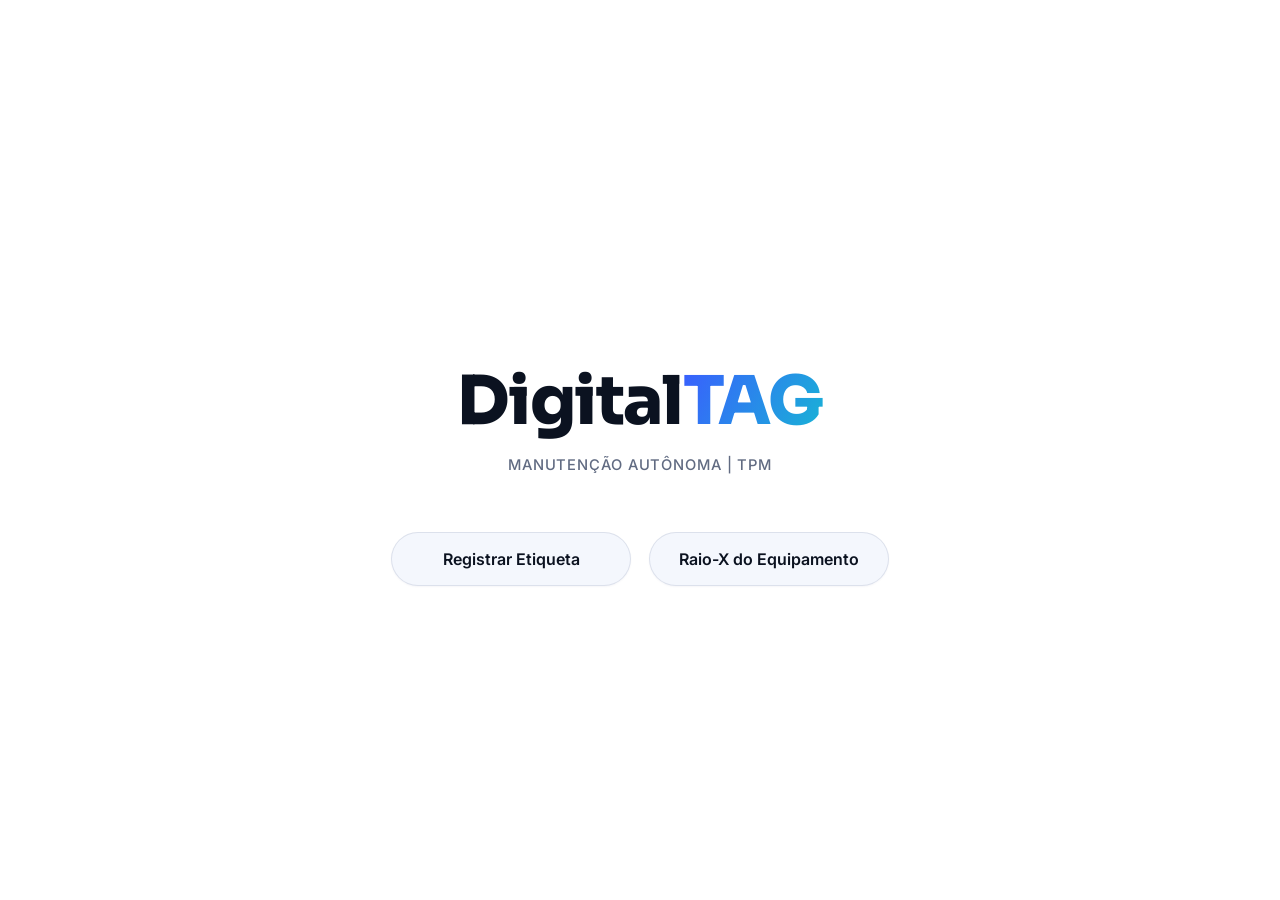
<file: index.html>
<!DOCTYPE html>
<html lang="pt-br">

<head>
    <meta charset="UTF-8">
    <meta name="viewport" content="width=device-width, initial-scale=1.0">

    <link rel="stylesheet" href="style.css">

    <title>RHI MAGNESITA - DigitalTAG</title>
</head>

<body>

    <nav class="logo">
        <img src="imgs/logo.png" alt="RHI Magnesita">
    </nav>

    <div class="centro">

        <div class="texto">
            <h1>Digital<span>TAG</span></h1>

            <h2>MANUTENÇÃO AUTÔNOMA | TPM</h2>
        </div>

        <div class="botao-inicio">

           <a href="tipoEtiqueta.html" id="btnRegistrar" class="botao">

Registrar Etiqueta

</a>

            <a href="Erro 404.html" class="botao">
                Raio-X do Equipamento
            </a>

        </div>

    </div>

</body>
<script>
document.getElementById("btnRegistrar").href =
"tipoEtiqueta.html" + window.location.search;
</script>

</html>
</file>
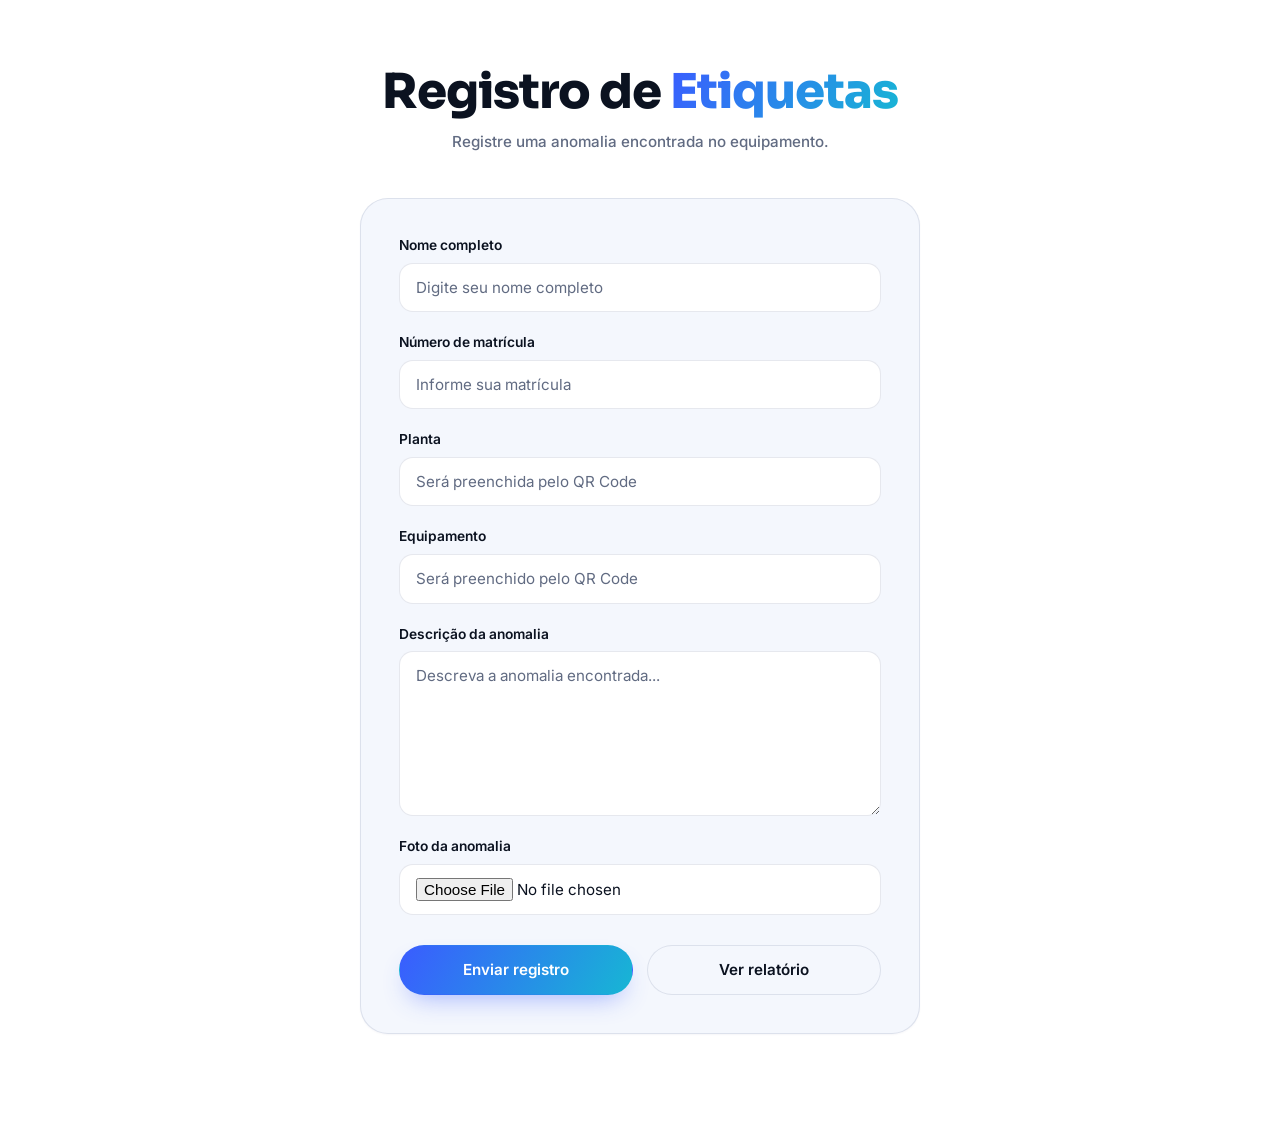
<file: formulario.html>
<!DOCTYPE html>
<html lang="pt-br">

<head>

    <meta charset="UTF-8">

    <meta name="viewport" content="width=device-width, initial-scale=1.0">

    <link rel="stylesheet" href="style.css">

    <title>RHI MAGNESITA | Registro de Etiquetas</title>

</head>


<body>

    <main class="container">


        <!-- ==========================================
             CABEÇALHO
        =========================================== -->

        <header class="titulo-formulario">

            <h1>
                Registro de
                <span>Etiquetas</span>
            </h1>

            <p>
                Registre uma anomalia encontrada no equipamento.
            </p>

        </header>



        <!-- ==========================================
             FORMULÁRIO
        =========================================== -->

        <form class="form" id="formEtiqueta">


            <!-- ==========================================
                 NOME
            =========================================== -->

            <div class="campo">

                <label for="nome">
                    Nome completo
                </label>

                <input
                    type="text"
                    id="nome"
                    name="nome"
                    placeholder="Digite seu nome completo"
                    required
                >

            </div>



            <!-- ==========================================
                 MATRÍCULA
            =========================================== -->

            <div class="campo">

                <label for="matricula">
                    Número de matrícula
                </label>

                <input
                    type="text"
                    id="matricula"
                    name="matricula"
                    placeholder="Informe sua matrícula"
                    inputmode="numeric"
                    pattern="[0-9]+"
                    required
                >

            </div>



            <!-- ==========================================
                 PLANTA
            =========================================== -->

            <div class="campo">

                <label for="planta">
                    Planta
                </label>

                <input
                    type="text"
                    id="planta"
                    name="planta"
                    placeholder="Será preenchida pelo QR Code"
                    readonly
                    required
                >

            </div>



            <!-- ==========================================
                 EQUIPAMENTO
            =========================================== -->

            <div class="campo">

                <label for="equipamento">
                    Equipamento
                </label>

                <input
                    type="text"
                    id="equipamento"
                    name="equipamento"
                    placeholder="Será preenchido pelo QR Code"
                    readonly
                    required
                >

            </div>



            <!-- ==========================================
                 DESCRIÇÃO
            =========================================== -->

            <div class="campo">

                <label for="descricao">
                    Descrição da anomalia
                </label>

                <textarea
                    id="descricao"
                    name="descricao"
                    rows="6"
                    placeholder="Descreva a anomalia encontrada..."
                    required
                ></textarea>

            </div>



            <!-- ==========================================
                 FOTO
            =========================================== -->

            <div class="campo">

                <label for="foto">
                    Foto da anomalia
                </label>

                <input
                    type="file"
                    id="foto"
                    name="foto"
                    accept="image/*"
                >

            </div>



            <!-- ==========================================
                 AÇÕES
            =========================================== -->

            <div class="acoes">

                <button
                    type="submit"
                    class="btn-enviar"
                >
                    Enviar registro
                </button>


                <a
                    href="relatorio.html"
                    class="btn-relatorio"
                >
                    Ver relatório
                </a>

            </div>


        </form>

    </main>



    <script src="script.js"></script>

</body>

</html>
</file>
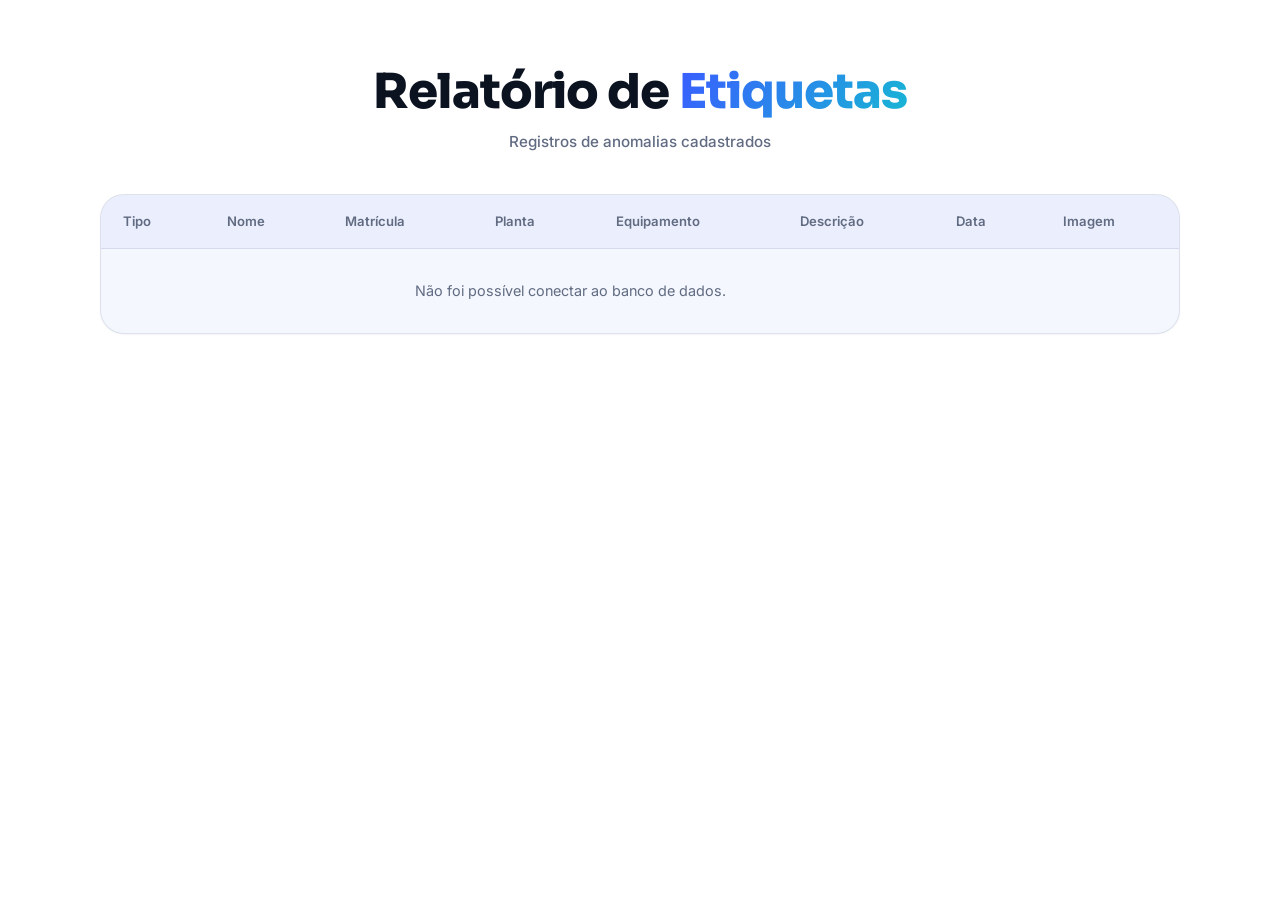
<file: relatorio.html>
<!DOCTYPE html>
<html lang="pt-br">

<head>
    <meta charset="UTF-8">
    <meta name="viewport" content="width=device-width, initial-scale=1.0">

    <link rel="stylesheet" href="style.css">

    <title>RHI MAGNESITA | Relatório de Etiquetas</title>
</head>

<body>

    <main class="container-relatorio">

        <header class="titulo-relatorio">
            <h1>
                Relatório de
                <span>Etiquetas</span>
            </h1>

            <p>
                Registros de anomalias cadastrados
            </p>
        </header>


        <section class="tabela-container">

            <table>

                <thead>
                    <tr>
                        <th>Tipo</th>
                        <th>Nome</th>
                        <th>Matrícula</th>
                        <th>Planta</th>
                        <th>Equipamento</th>
                        <th>Descrição</th>
                        <th>Data</th>
                        <th>Imagem</th>
                    </tr>
                </thead>

                <tbody id="tabelaRegistros">

                    <tr>
                        <td colspan="7">
                            Carregando registros...
                        </td>
                    </tr>

                </tbody>

            </table>

        </section>

    </main>


    <script src="relatorio.js"></script>

</body>

</html>
</file>
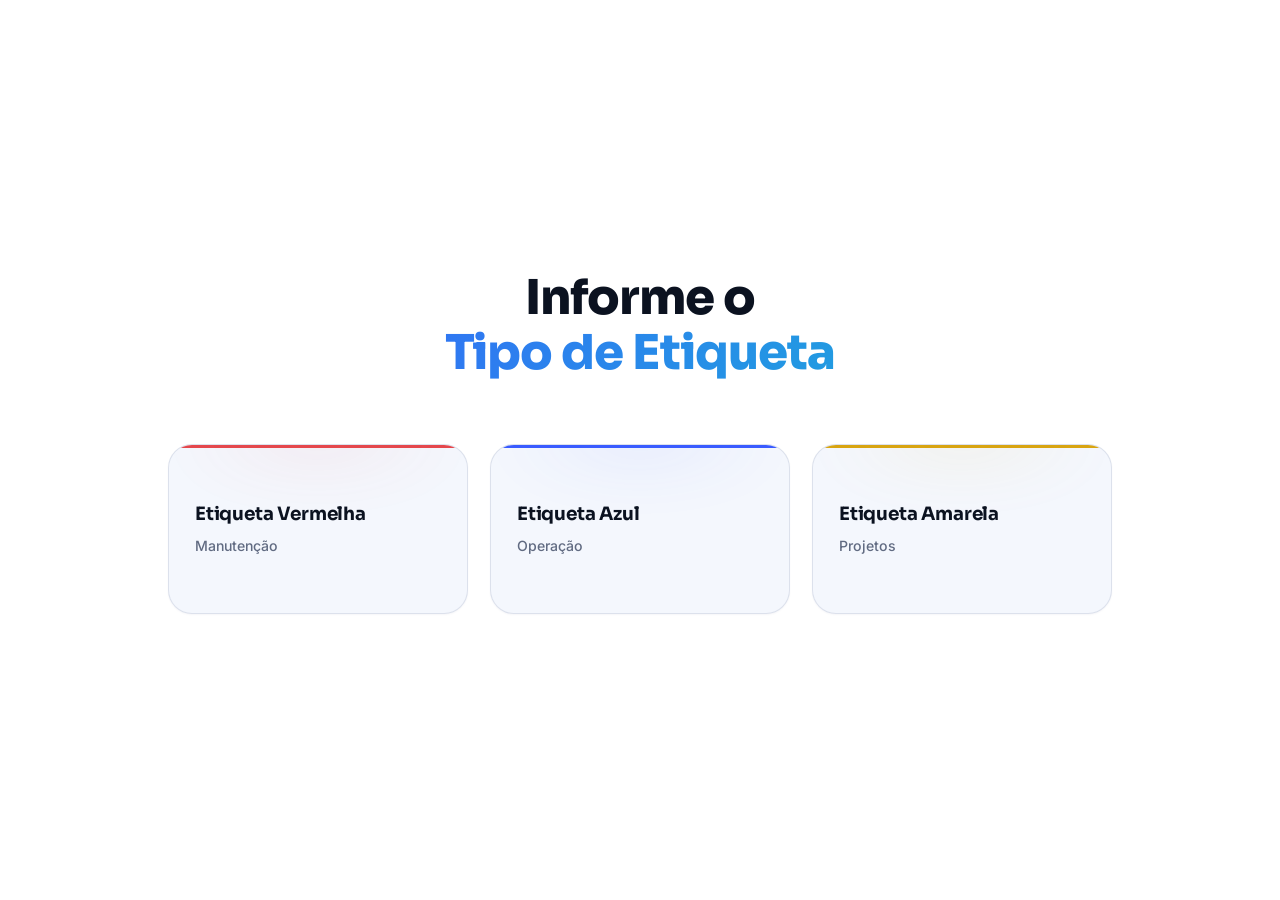
<file: tipoEtiqueta.html>
<!DOCTYPE html>
<html lang="pt-br">

<head>
    <meta charset="UTF-8">
    <meta name="viewport" content="width=device-width, initial-scale=1.0">

    <link rel="stylesheet" href="style.css">

    <title>RHI MAGNESITA - Tipo de Etiqueta</title>
</head>

<body>

    <section class="centro-tipo">

        <div class="titulo-tipo">
            <h1>
                Informe o
                <span>Tipo de Etiqueta</span>
            </h1>
        </div>

        <div class="tipos">

            <a href="formulario.html?tipo=vermelha" class="quadrado-vermelha">
                <h1>Etiqueta Vermelha</h1>
                <p>Manutenção</p>
            </a>

            <a href="formulario.html?tipo=azul" class="quadrado-azul">
                <h1>Etiqueta Azul</h1>
                <p>Operação</p>
            </a>

            <a href="formulario.html?tipo=amarela" class="quadrado-amarela">
                <h1>Etiqueta Amarela</h1>
                <p>Projetos</p>
            </a>

        </div>

    </section>
    <script>
        const params = new URLSearchParams(window.location.search);

        const planta = params.get("planta");
        const equipamento = params.get("equipamento");

        document.querySelector(".quadrado-vermelha").href =
            `formulario.html?tipo=vermelha&planta=${encodeURIComponent(planta)}&equipamento=${encodeURIComponent(equipamento)}`;

        document.querySelector(".quadrado-azul").href =
            `formulario.html?tipo=azul&planta=${encodeURIComponent(planta)}&equipamento=${encodeURIComponent(equipamento)}`;

        document.querySelector(".quadrado-amarela").href =
            `formulario.html?tipo=amarela&planta=${encodeURIComponent(planta)}&equipamento=${encodeURIComponent(equipamento)}`;

        console.log(document.querySelector(".quadrado-vermelha").href);
    </script>

</body>

</html>
</file>
<file: style.css>
@import url('https://fonts.googleapis.com/css2?family=Inter:wght@400;500;600;700&family=Sora:wght@600;700;800&display=swap');

:root {
--bg: #ffffff;
--surface: #f4f7fd;
--blue: #3a5cff;
--cyan: #17b6d4;
--ink: #0b1220;
--ink-dim: #616b82;
--border: rgba(15, 35, 90, 0.10);
--border-hover: rgba(58, 92, 255, 0.55);
--shadow: 0 1px 2px rgba(15, 35, 90, 0.04);
}

* {
  margin: 0;
  padding: 0;
  box-sizing: border-box;
  }

html {
width: 100%;
min-height: 100%;
scroll-behavior: smooth;
}

body {
width: 100%;
min-height: 100vh;
min-height: 100dvh;
margin: 0;
overflow-x: hidden;
background: var(--bg);
color: var(--ink);
font-family: 'Inter', Arial, Helvetica, sans-serif;
display: flex;
flex-direction: column;
}

img {
max-width: 100%;
}

button,
input,
select,
textarea {
font: inherit;
}

a {
color: inherit;
}

.logo {
position: relative;
z-index: 2;
padding: 32px 40px;
}

.logo img {
width: auto;
height: 28px;
display: block;
opacity: 0.92;
}

.centro {
position: relative;
z-index: 2;
flex: 1;
width: 100%;
max-width: 900px;
margin: 0 auto;
padding: 40px 24px 80px;
display: flex;
flex-direction: column;
align-items: center;
justify-content: center;
text-align: center;
gap: 56px;
}

.texto {
width: 100%;
}

.texto h1 {
margin: 0;
font-family: 'Sora', Arial, sans-serif;
font-size: clamp(2.4rem, 6vw, 4.2rem);
font-weight: 800;
line-height: 1.05;
letter-spacing: -0.02em;
color: var(--ink);
}

.texto h1 span,
.titulo-tipo h1 span,
.titulo-formulario h1 span,
.titulo-relatorio h1 span {
background: linear-gradient(120deg, var(--blue), var(--cyan));
-webkit-background-clip: text;
background-clip: text;
color: transparent;
}

.texto h2 {
margin: 18px 0 0;
font-size: 0.92rem;
font-weight: 500;
line-height: 1.5;
letter-spacing: 0.06em;
color: var(--ink-dim);
}

.botao-inicio {
width: 100%;
display: flex;
flex-wrap: wrap;
justify-content: center;
gap: 18px;
}

.botao {
position: relative;
width: auto;
min-width: 240px;
min-height: 54px;
padding: 16px 28px;
border: 1px solid var(--border);
border-radius: 999px;
background: var(--surface);
color: var(--ink);
font-size: 1rem;
font-weight: 600;
line-height: 1.2;
text-align: center;
text-decoration: none;
display: inline-flex;
align-items: center;
justify-content: center;
cursor: pointer;
box-shadow: var(--shadow);
transition:
border-color 0.25s ease,
transform 0.25s ease,
box-shadow 0.25s ease,
background 0.25s ease;
}

.botao:hover,
.botao:focus-visible {
border-color: var(--border-hover);
background: rgba(58, 92, 255, 0.06);
transform: translateY(-3px);
box-shadow: 0 14px 28px -14px rgba(58, 92, 255, 0.45);
}

.botao:focus-visible,
.btn-enviar:focus-visible,
.btn-relatorio:focus-visible,
.tipos a:focus-visible {
outline: 2px solid var(--cyan);
outline-offset: 3px;
}

.botao:active,
.btn-enviar:active,
.btn-relatorio:active,
.tipos a:active {
transform: translateY(-1px);
}

.centro-tipo {
position: relative;
z-index: 2;
flex: 1;
width: 100%;
max-width: 1080px;
margin: 0 auto;
padding: 72px 24px 88px;
display: flex;
flex-direction: column;
align-items: center;
justify-content: center;
text-align: center;
gap: 64px;
}

.titulo-tipo,
.titulo-formulario,
.titulo-relatorio {
width: 100%;
}

.titulo-tipo h1,
.titulo-formulario h1,
.titulo-relatorio h1 {
margin: 0;
font-family: 'Sora', Arial, sans-serif;
font-size: clamp(2rem, 5vw, 3rem);
font-weight: 800;
line-height: 1.15;
letter-spacing: -0.02em;
color: var(--ink);
}

.titulo-tipo h1 span {
display: block;
}

.tipos {
width: 100%;
max-width: 980px;
display: flex;
flex-wrap: wrap;
justify-content: center;
gap: 22px;
}

.tipos a {

position: relative;
flex: 1 1 260px;
width: 100%;
max-width: 300px;
min-height: 170px;
padding: 30px 26px;
border: 1px solid var(--border);
border-radius: 24px;
background: var(--surface);
color: var(--ink);
text-decoration: none;
display: flex;
flex-direction: column;
align-items: flex-start;
justify-content: center;
gap: 10px;
overflow: hidden;
box-shadow: var(--shadow);
transition:
    border-color 0.25s ease,
    transform 0.25s ease,
    box-shadow 0.25s ease,
    background 0.25s ease;


}

.tipos a::before {
content: "";
position: absolute;
top: 0;
left: 0;
right: 0;
height: 3px;
background: var(--card-accent);
}

.tipos a::after {
content: "";
position: absolute;
top: -35%;
left: 50%;
width: 140%;
height: 65%;
transform: translateX(-50%);
background: radial-gradient(
closest-side,
var(--card-accent),
transparent 72%
);
opacity: 0.10;
filter: blur(30px);
pointer-events: none;
}

.tipos a h1 {
position: relative;
z-index: 1;
margin: 0;
font-family: 'Sora', Arial, sans-serif;
font-size: 1.15rem;
font-weight: 700;
line-height: 1.25;
letter-spacing: -0.01em;
color: var(--ink);
}

.tipos a p {
position: relative;
z-index: 1;
margin: 0;
font-size: 0.88rem;
font-weight: 500;
line-height: 1.5;
color: var(--ink-dim);
}

.tipos a:hover,
.tipos a:focus-visible {
border-color: var(--card-accent);
background: #ffffff;
transform: translateY(-4px);
box-shadow: 0 18px 34px -18px rgba(15, 35, 90, 0.30);
}

.quadrado-vermelha {
--card-accent: #e5484d;
}

.quadrado-azul {
--card-accent: var(--blue);
}

.quadrado-amarela {
--card-accent: #d9a512;
}

.container {
position: relative;
z-index: 2;
flex: 1;
width: 100%;
padding: 64px 24px 88px;
display: flex;
flex-direction: column;
align-items: center;
}

.titulo-formulario {
margin-bottom: 44px;
text-align: center;
}

.titulo-formulario p,
.titulo-relatorio p {
margin: 12px 0 0;
font-size: 0.95rem;
font-weight: 500;
line-height: 1.5;
color: var(--ink-dim);
}

.form {
width: 100%;
max-width: 560px;
padding: 38px;
border: 1px solid var(--border);
border-radius: 28px;
background: var(--surface);
box-shadow: var(--shadow);
display: flex;
flex-direction: column;
gap: 22px;
}

.campo {
width: 100%;
display: flex;
flex-direction: column;
gap: 8px;
text-align: left;
}

.campo label {
font-size: 0.86rem;
font-weight: 600;
line-height: 1.3;
color: var(--ink);
}

.campo input,
.campo select,
.campo textarea {
width: 100%;
min-width: 0;
padding: 13px 16px;
border: 1px solid var(--border);
border-radius: 14px;
outline: none;
background: #ffffff;
color: var(--ink);
font-size: 0.95rem;
line-height: 1.4;
transition:
border-color 0.25s ease,
background 0.25s ease,
box-shadow 0.25s ease;
}

.campo textarea {
min-height: 120px;
resize: vertical;
line-height: 1.5;
}

.campo input::placeholder,
.campo textarea::placeholder {
color: var(--ink-dim);
}

.campo select {
appearance: none;
-webkit-appearance: none;
padding-right: 44px;
background-image:
linear-gradient(45deg, transparent 50%, var(--ink-dim) 50%),
linear-gradient(135deg, var(--ink-dim) 50%, transparent 50%);
background-position:
calc(100% - 22px) center,
calc(100% - 16px) center;
background-size: 6px 6px, 6px 6px;
background-repeat: no-repeat;
}

.campo select option {
background: #ffffff;
color: var(--ink);
}

.campo input:focus,
.campo select:focus,
.campo textarea:focus {
border-color: var(--border-hover);
background: rgba(58, 92, 255, 0.04);
box-shadow: 0 0 0 4px rgba(58, 92, 255, 0.10);
}

.acoes {
width: 100%;
display: flex;
flex-wrap: wrap;
gap: 14px;
margin-top: 8px;
}

.btn-enviar,
.btn-relatorio {
flex: 1 1 180px;
min-height: 50px;
padding: 14px 24px;
border: 1px solid transparent;
border-radius: 999px;
font-size: 0.95rem;
font-weight: 600;
line-height: 1.2;
text-align: center;
text-decoration: none;
display: inline-flex;
align-items: center;
justify-content: center;
cursor: pointer;
transition:
border-color 0.25s ease,
transform 0.25s ease,
box-shadow 0.25s ease,
background 0.25s ease;
}

.btn-enviar {
color: #ffffff;
background: linear-gradient(120deg, var(--blue), var(--cyan));
box-shadow: 0 12px 26px -10px rgba(58, 92, 255, 0.45);
}

.btn-enviar:hover,
.btn-enviar:focus-visible {
transform: translateY(-3px);
box-shadow: 0 18px 34px -10px rgba(58, 92, 255, 0.55);
}

.btn-relatorio {
color: var(--ink);
background: var(--surface);
border-color: var(--border);
}

.btn-relatorio:hover,
.btn-relatorio:focus-visible {
border-color: var(--border-hover);
background: rgba(58, 92, 255, 0.06);
transform: translateY(-3px);
}

.container-relatorio {
position: relative;
z-index: 2;
flex: 1;
width: 100%;
padding: 64px 24px 88px;
display: flex;
flex-direction: column;
align-items: center;
gap: 40px;
}

.titulo-relatorio {
text-align: center;
}

.tabela-container {
width: 100%;
max-width: 1080px;
overflow-x: auto;
overflow-y: hidden;
-webkit-overflow-scrolling: touch;
border: 1px solid var(--border);
border-radius: 24px;
background: var(--surface);
box-shadow: var(--shadow);
}

table {
width: 100%;
min-width: 650px;
border-collapse: collapse;
font-size: 0.9rem;
}

thead th {
padding: 18px 22px;
border-bottom: 1px solid var(--border);
background: rgba(58, 92, 255, 0.05);
color: var(--ink-dim);
font-size: 0.82rem;
font-weight: 600;
line-height: 1.3;
text-align: left;
white-space: nowrap;
}

tbody td {
padding: 16px 22px;
border-bottom: 1px solid var(--border);
color: var(--ink);
line-height: 1.4;
vertical-align: top;
}

tbody tr:last-child td {
border-bottom: none;
}

tbody tr:hover td {
background: rgba(58, 92, 255, 0.03);
}

tbody td[colspan] {
padding: 32px 22px;
color: var(--ink-dim);
text-align: center;
}

@media (hover: none) {
.botao:hover,
.tipos a:hover,
.btn-enviar:hover,
.btn-relatorio:hover {
transform: none;
box-shadow: inherit;
}
}

@media (max-width: 768px) {
.logo {
padding: 24px;
}


.centro {
    max-width: 100%;
    padding: 32px 20px 56px;
    gap: 44px;
}

.botao-inicio {
    flex-direction: column;
    align-items: stretch;
    max-width: 380px;
}

.botao {
    width: 100%;
    min-width: 0;
}

.centro-tipo {
    padding: 48px 20px 64px;
    gap: 44px;
}

.tipos {
    flex-direction: column;
    align-items: center;
    gap: 14px;
}

.tipos a {
    flex: none;
    width: 100%;
    max-width: 380px;
    min-height: 120px;
    padding: 24px;
}

.container {
    padding: 40px 18px 64px;
}

.form {
    padding: 28px;
    border-radius: 22px;
}

.acoes {
    flex-direction: column;
}

.btn-enviar,
.btn-relatorio {
    width: 100%;
    flex: none;
}

.container-relatorio {
    padding: 40px 18px 64px;
    gap: 28px;
}

.tabela-container {
    border-radius: 18px;
}

thead th,
tbody td {
    padding: 13px 16px;
}


}

@media (max-width: 480px) {
.logo {
padding: 18px;
}


.logo img {
    height: 24px;
}

.centro {
    padding: 24px 16px 48px;
    gap: 36px;
}

.texto h1 {
    font-size: clamp(2.1rem, 11vw, 3rem);
}

.texto h2 {
    font-size: 0.78rem;
    letter-spacing: 0.04em;
}

.botao {
    min-height: 52px;
    padding: 14px 18px;
    font-size: 0.9rem;
}

.centro-tipo {
    padding: 36px 16px 52px;
    gap: 34px;
}

.titulo-tipo h1,
.titulo-formulario h1,
.titulo-relatorio h1 {
    font-size: clamp(1.8rem, 9vw, 2.4rem);
}

.tipos a {
    max-width: 100%;
    min-height: 105px;
    padding: 20px;
    border-radius: 18px;
}

.tipos a h1 {
    font-size: 1rem;
}

.tipos a p {
    font-size: 0.78rem;
}

.form {
    padding: 22px 18px;
    border-radius: 20px;
    gap: 18px;
}

.campo input,
.campo select,
.campo textarea {
    font-size: 16px;
    padding: 13px 14px;
}

.container {
    padding: 32px 14px 52px;
}

.container-relatorio {
    padding: 32px 14px 52px;
}


}

@media (max-width: 360px) {
.logo {
padding: 15px;
}


.logo img {
    height: 21px;
}

.centro {
    padding: 20px 12px 40px;
    gap: 30px;
}

.texto h1 {
    font-size: 2rem;
}

.texto h2 {
    font-size: 0.72rem;
}

.botao {
    min-height: 50px;
    padding: 13px 14px;
    font-size: 0.84rem;
}

.centro-tipo {
    padding: 30px 12px 44px;
    gap: 28px;
}

.titulo-tipo h1,
.titulo-formulario h1,
.titulo-relatorio h1 {
    font-size: 1.75rem;
}

.tipos {
    gap: 10px;
}

.tipos a {
    min-height: 95px;
    padding: 17px;
    border-radius: 16px;
}

.tipos a h1 {
    font-size: 0.92rem;
}

.tipos a p {
    font-size: 0.72rem;
}

.form {
    padding: 20px 15px;
}

.campo label {
    font-size: 0.82rem;
}

.container {
    padding-left: 10px;
    padding-right: 10px;
}

.container-relatorio {
    padding-left: 10px;
    padding-right: 10px;
}


}

@media (prefers-reduced-motion: reduce) {
html {
scroll-behavior: auto;
}


*,
*::before,
*::after {
    transition-duration: 0.01ms !important;
}


}
</file>
